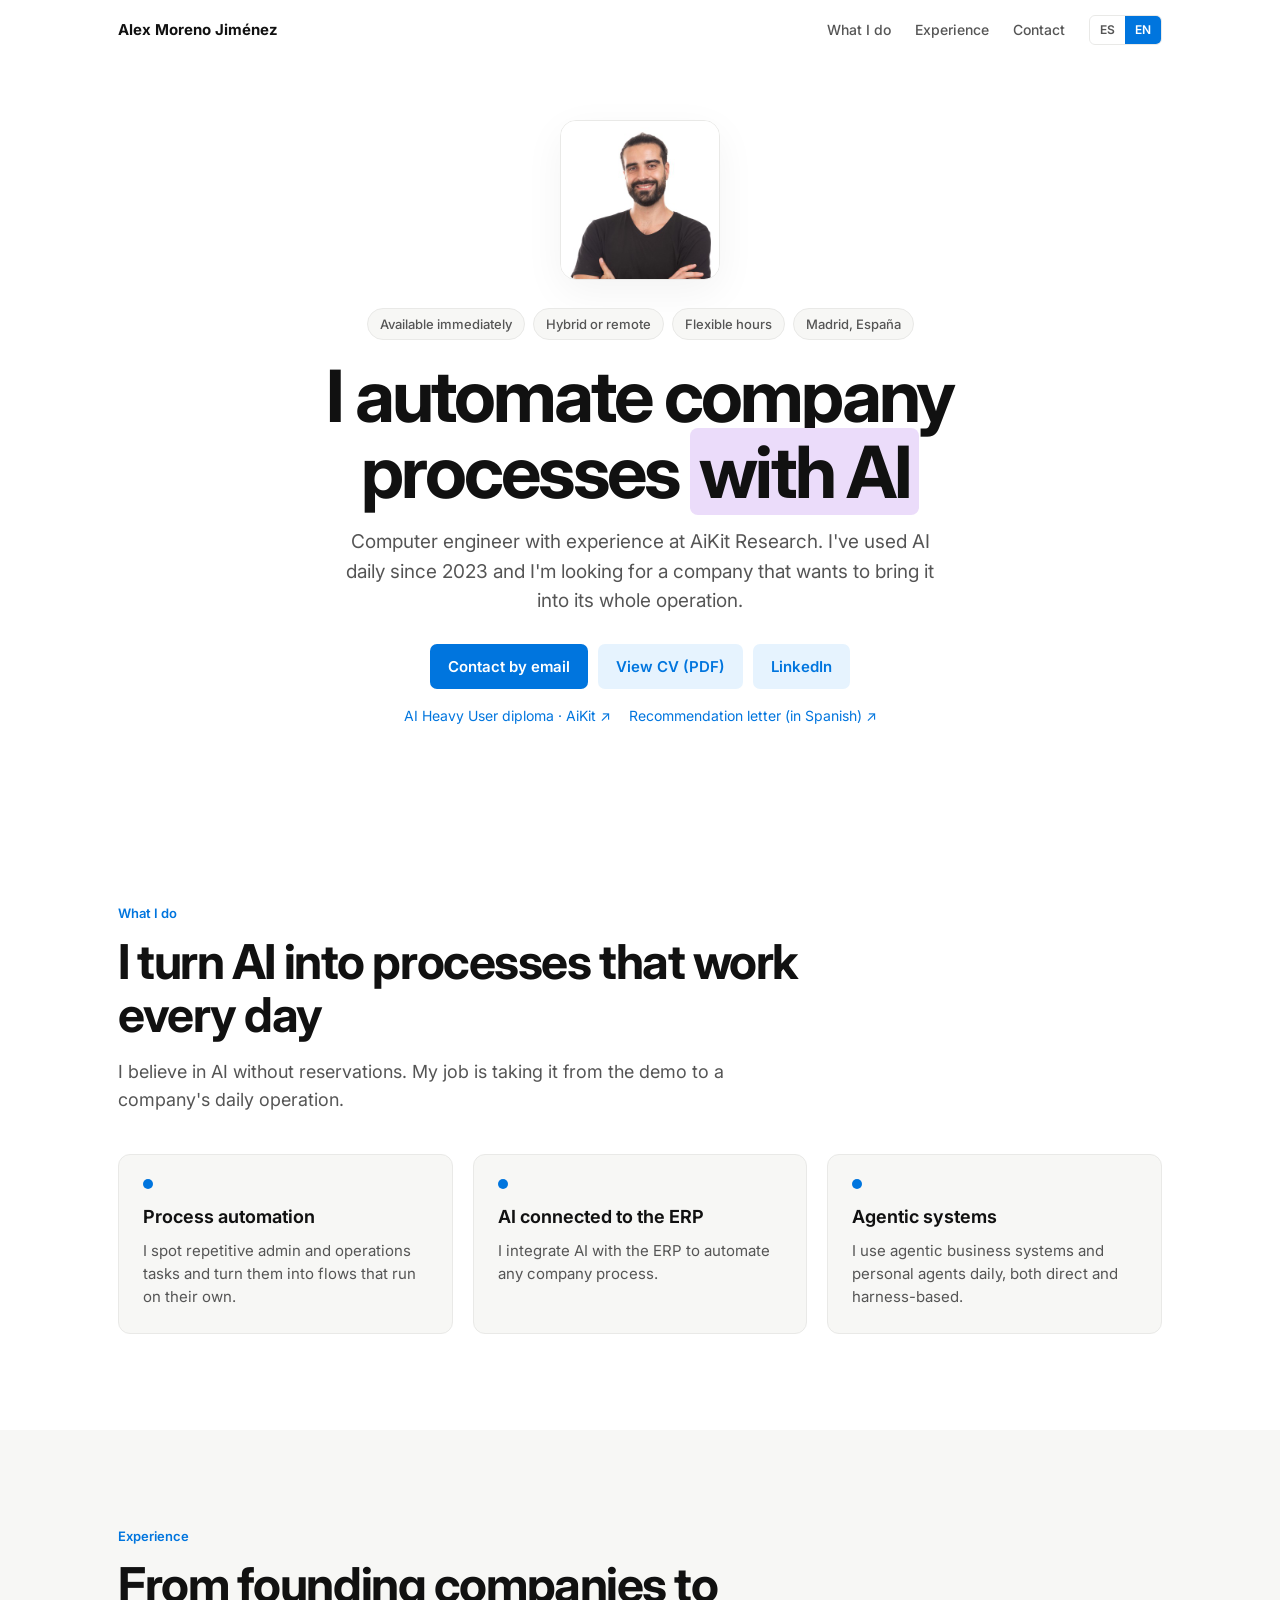
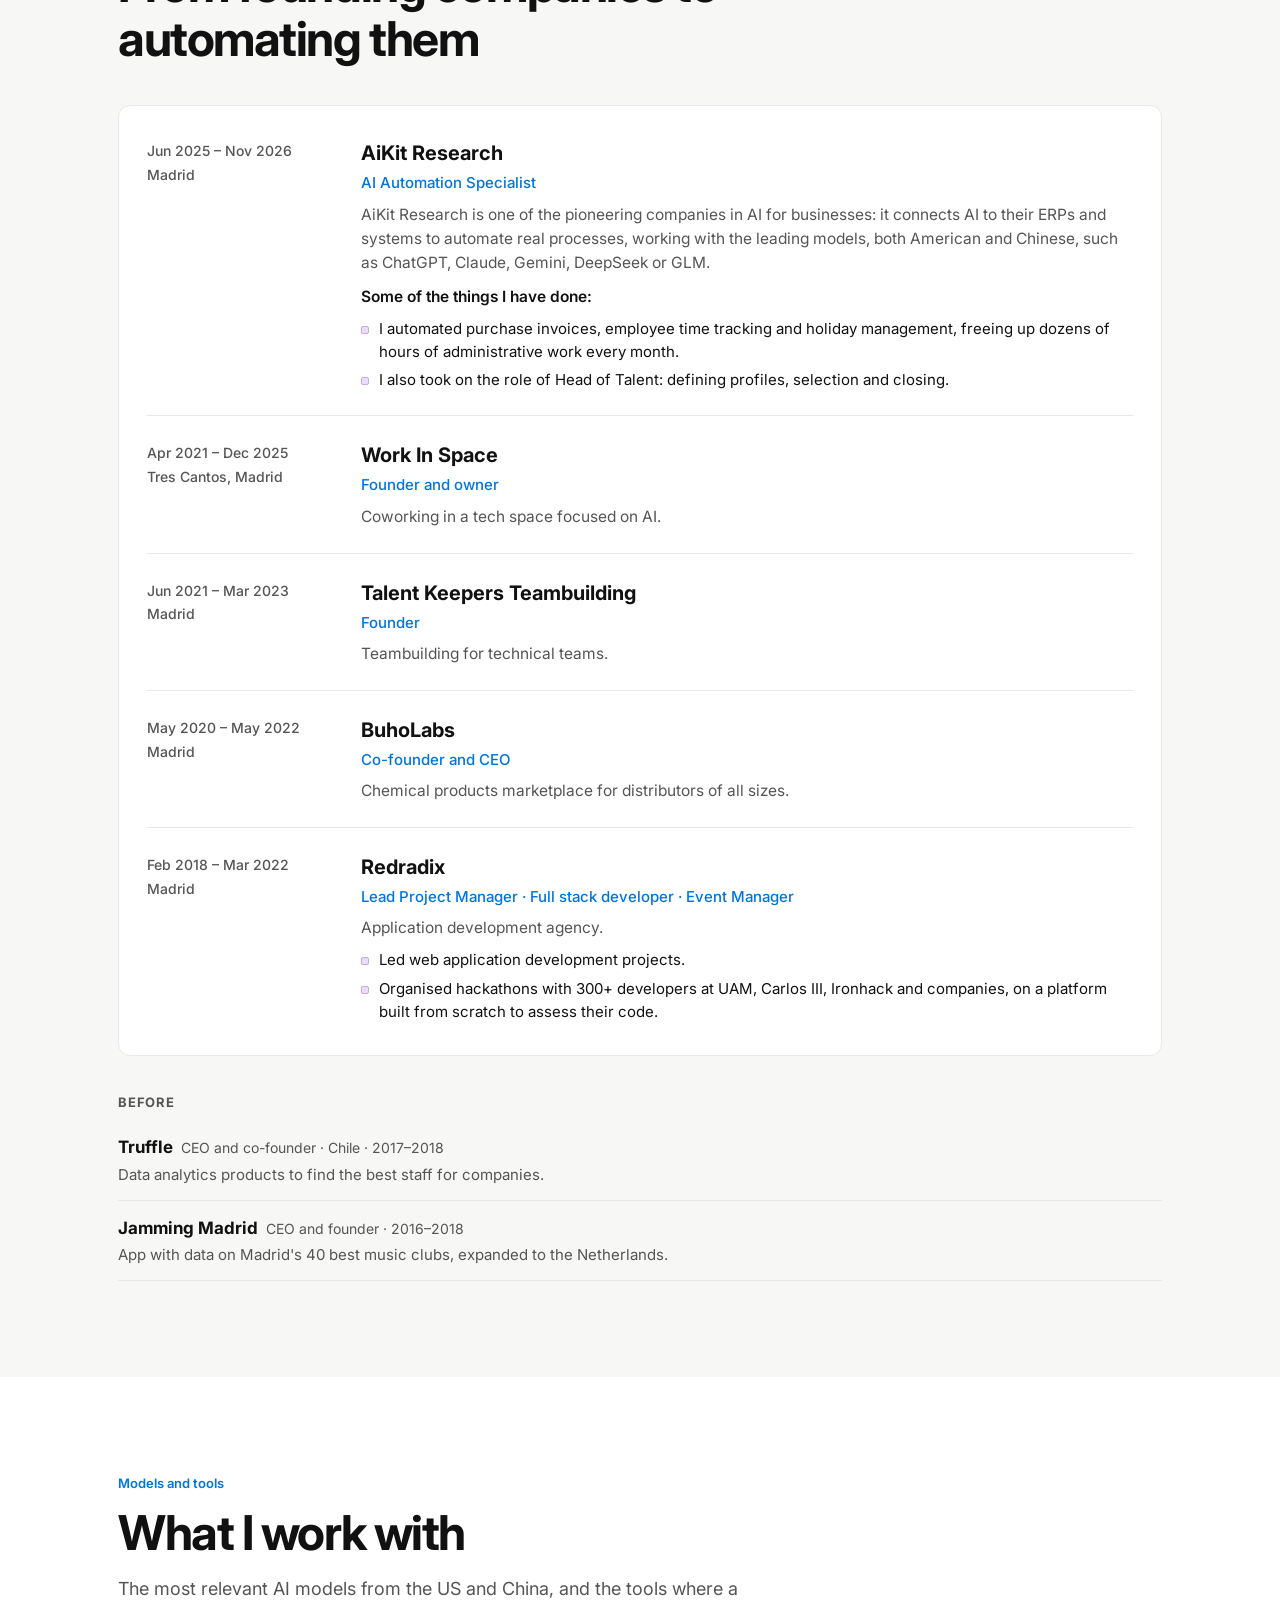
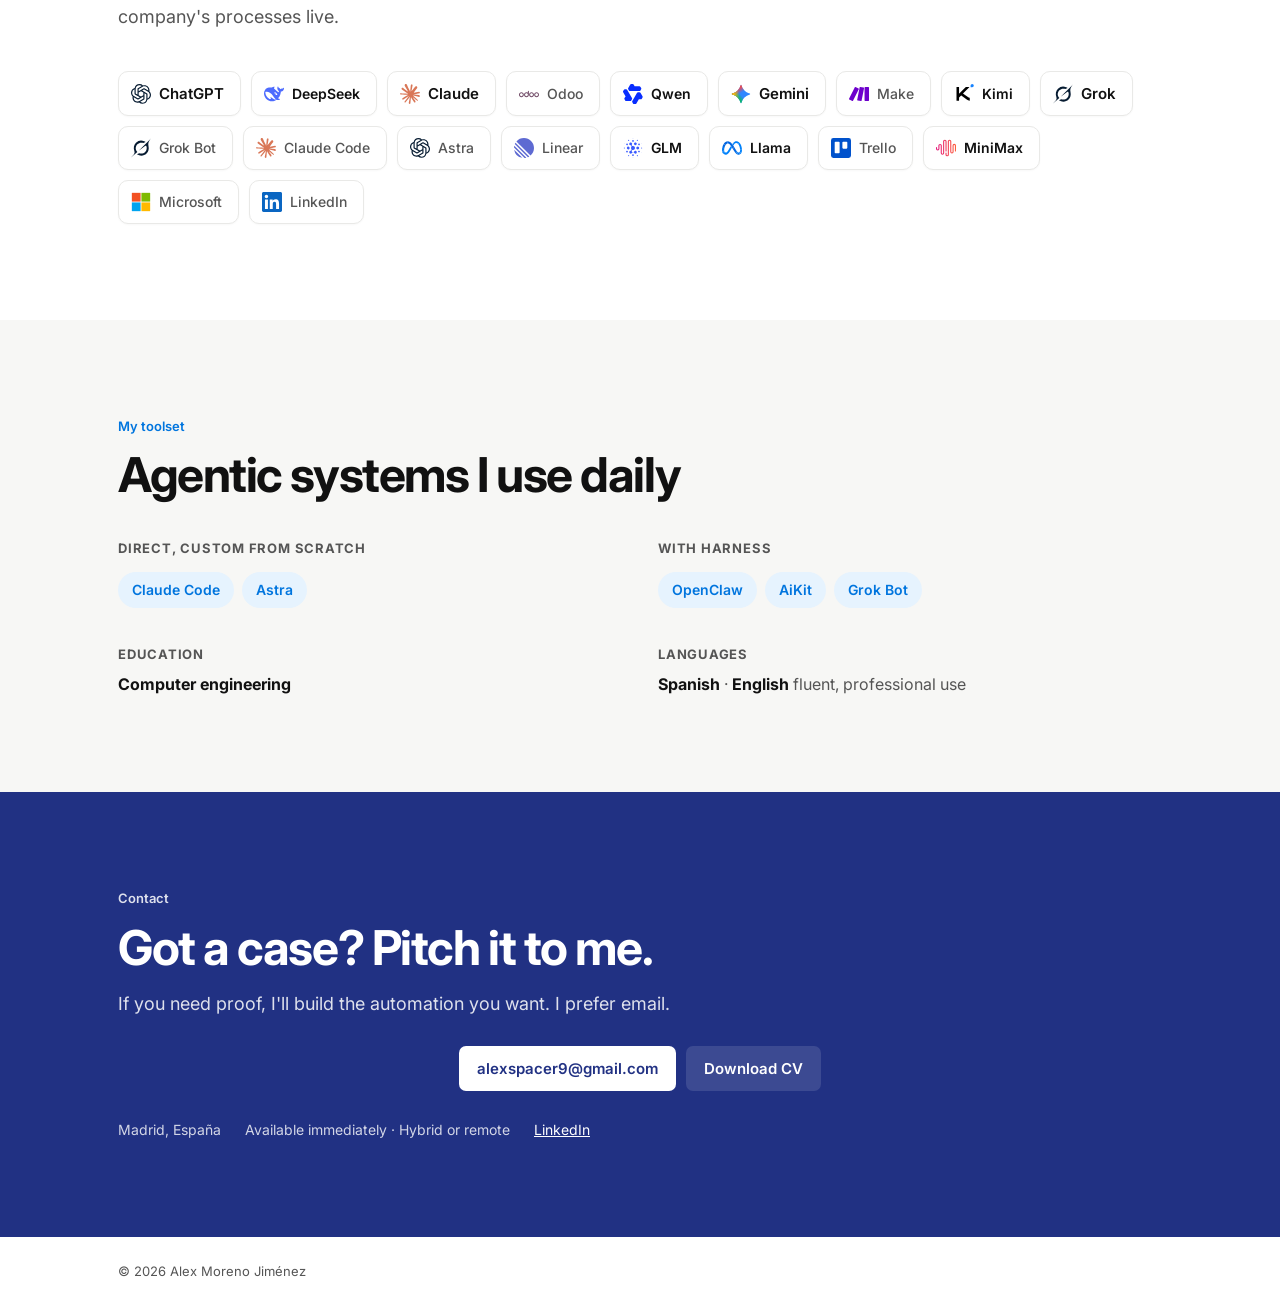
<file: index.html>
<!DOCTYPE html>
<html lang="es">
<head>
<meta charset="utf-8">
<meta name="viewport" content="width=device-width,initial-scale=1">
<title>Alex Moreno Jiménez · AI Automation Specialist</title>
<meta name="description" content="Ingeniero informático que automatiza procesos de empresa con IA. AI Automation Specialist en AiKit Research. Madrid, España.">
<link rel="icon" href="favicon.svg" type="image/svg+xml">
<link rel="icon" href="favicon-32.png" sizes="32x32" type="image/png">
<link rel="apple-touch-icon" href="apple-touch-icon.png">
<meta name="theme-color" content="#0075de">
<style>
@font-face{font-family:Inter;src:url(fonts/Inter.ttf);font-weight:100 900;font-display:swap}
:root{
  --bg:#ffffff; --surface:#f7f7f5; --ink:#111111; --muted:#555555;
  --line:#e9e9e7; --accent:#0075de; --accent-soft:#e6f3fe; --highlight:#ebdcfa;
  --radius:12px; --button-radius:7px; --content:1100px; --theme:#0075de;
}
*{box-sizing:border-box;margin:0;padding:0}
html{scroll-behavior:smooth}
body{font-family:Inter,system-ui,sans-serif;color:var(--ink);background:var(--bg);line-height:1.55;font-size:17px;-webkit-font-smoothing:antialiased}
a{color:inherit}
.wrap{max-width:var(--content);margin:0 auto;padding:0 28px}
nav{position:fixed;top:0;left:0;right:0;z-index:10;transition:.25s;background:rgba(255,255,255,.9);backdrop-filter:blur(10px);border-bottom:1px solid transparent}
nav .wrap{display:flex;align-items:center;justify-content:space-between;height:60px}
nav.s{border-bottom-color:var(--line)}
.brand{font-weight:700;text-decoration:none;font-size:15px;color:var(--ink)}
.links{display:flex;gap:24px;align-items:center;font-size:14px;font-weight:500}
.links a{text-decoration:none;color:var(--muted)}.links a:hover{color:var(--ink)}
.lang{display:flex;border:1px solid var(--line);border-radius:6px;overflow:hidden}
.lang button{border:0;background:none;font:inherit;font-size:12px;font-weight:600;padding:5px 10px;color:var(--muted);cursor:pointer}
.lang button.on{background:var(--accent);color:#fff}
.hero{padding:120px 0 80px;text-align:center;background:var(--bg)}
.hero .wrap{display:flex;flex-direction:column;align-items:center;gap:28px}
.hero-copy{max-width:820px}
.av{display:inline-flex;gap:8px;flex-wrap:wrap;justify-content:center;margin-bottom:18px}
.av span{font-size:13px;font-weight:500;background:var(--surface);border:1px solid var(--line);padding:5px 12px;border-radius:99px;color:var(--muted)}
h1{font-size:clamp(40px,6vw,72px);line-height:1.05;font-weight:700;letter-spacing:-.04em}
h1 b{font-weight:700;background:var(--highlight);padding:0 .12em;border-radius:8px}
.tit{font-size:19px;font-weight:400;margin-top:18px;max-width:620px;margin-left:auto;margin-right:auto;color:var(--muted)}
.cta{display:flex;gap:10px;flex-wrap:wrap;justify-content:center;margin-top:28px}
.btn{display:inline-block;text-decoration:none;font-weight:600;font-size:15px;padding:11px 18px;border-radius:var(--button-radius);transition:.2s}
.btn.p{background:var(--accent);color:#fff}.btn.p:hover{filter:brightness(1.05)}
.btn.g{background:var(--accent-soft);color:var(--accent)}.btn.g:hover{background:#d7ebfc}
.ph{width:160px;height:160px;border-radius:16px;object-fit:cover;border:1px solid var(--line);box-shadow:0 12px 40px #0000000d;order:-1}
.proof{display:flex;gap:18px;flex-wrap:wrap;justify-content:center;margin-top:16px;font-size:14px}
.proof a{color:var(--accent);text-decoration:none}.proof a:hover{text-decoration:underline}
section{padding:96px 0}
.eyebrow{font-size:13px;font-weight:600;color:var(--accent);margin-bottom:12px}
h2{font-size:clamp(28px,4vw,48px);font-weight:700;letter-spacing:-.03em;line-height:1.12;max-width:760px}
h2 b{font-weight:700}
.lead{color:var(--muted);font-size:18px;max-width:640px;margin-top:16px}
.cards{display:grid;grid-template-columns:repeat(3,1fr);gap:20px;margin-top:40px}
.card{border:1px solid var(--line);border-radius:var(--radius);padding:24px;background:var(--surface)}
.dot{width:10px;height:10px;border-radius:50%;background:var(--accent);margin-bottom:14px}
.card h3{font-size:18px;font-weight:650;margin-bottom:8px}
.card p{color:var(--muted);font-size:15px}
.tint{background:var(--surface)}
.tl{margin-top:40px;background:#fff;border:1px solid var(--line);border-radius:var(--radius);padding:8px 28px}
.tl article{display:grid;grid-template-columns:190px 1fr;gap:24px;padding:24px 0;border-bottom:1px solid var(--line)}
.tl article:last-child{border-bottom:0}
.tl .d{font-size:14px;font-weight:500;color:var(--muted)}.tl .d span{display:block;margin-top:2px}
.tl h3{font-size:20px;font-weight:700}
.tl .rol{color:var(--accent);font-weight:500;font-size:15px;margin:2px 0 8px}
.tl p.x{color:var(--muted);font-size:15.5px}
.tl p.it{margin-top:10px;color:var(--ink);font-weight:600}
.tl ul{margin-top:8px;list-style:none}
.tl li{position:relative;padding-left:18px;font-size:15px;margin-top:5px}
.tl li:before{content:"";position:absolute;left:0;top:9px;width:6px;height:6px;border-radius:2px;background:var(--highlight);border:1px solid #c9a8e8}
.before{margin-top:36px}
.before h3{font-size:13px;font-weight:700;color:var(--muted);margin-bottom:8px;text-transform:uppercase;letter-spacing:.06em}
.before article{padding:14px 0;border-bottom:1px solid var(--line)}
.before h4{font-size:17px;font-weight:700;display:inline}
.before .m{color:var(--muted);font-size:14px;margin-left:8px}
.before p{color:var(--muted);font-size:15px;margin-top:2px}
.pills{display:flex;flex-wrap:wrap;gap:8px;margin-top:14px}
.pills span{background:var(--accent-soft);color:var(--accent);font-weight:600;font-size:14px;padding:7px 14px;border-radius:99px}
.two{display:grid;grid-template-columns:1fr 1fr;gap:36px;margin-top:36px}
.two h3{font-size:13px;font-weight:700;text-transform:uppercase;letter-spacing:.06em;color:var(--muted)}
.two p{color:var(--muted);margin-top:8px;font-size:16px}.two p b{color:var(--ink)}
.cloud{list-style:none;display:flex;flex-wrap:wrap;gap:10px;margin-top:40px;justify-content:flex-start}
.cloud li{display:inline-flex;align-items:center;gap:8px;background:#fff;border:1px solid var(--line);border-radius:10px;padding:10px 16px 10px 12px;font-weight:600;font-size:14px;box-shadow:0 1px 2px #00000008}
.cloud li img{width:20px;height:20px;object-fit:contain}
.cloud li.l{font-size:15px}.cloud li.t{font-weight:500;color:var(--muted)}
.contact{background:#213183;color:#fff}
.contact .eyebrow{color:rgba(255,255,255,.75)}
.contact h2{color:#fff}
.contact .lead{color:rgba(255,255,255,.85)}
.contact .btn.p{background:#fff;color:#213183}
.contact .btn.g{background:rgba(255,255,255,.12);color:#fff}
.contact .meta{margin-top:28px;display:flex;gap:24px;flex-wrap:wrap;font-size:14px;color:rgba(255,255,255,.8)}
.contact .meta a{color:#fff}
footer{padding:24px 0;font-size:13px;color:var(--muted);background:var(--bg)}
@media(max-width:860px){
.links a.h{display:none}
.hero{padding:100px 0 56px}
.ph{width:120px;height:120px}
h1{font-size:36px}
section{padding:64px 0}.cards,.two{grid-template-columns:1fr}
.tl{padding:4px 18px}.tl article{grid-template-columns:1fr;gap:6px}
}

</style>
</head>
<body>
<nav id="nav"><div class="wrap">
<a class="brand" href="#top">Alex Moreno Jiménez</a>
<div class="links">
<a class="h" href="#hago" data-es="Qué hago" data-en="What I do">Qué hago</a>
<a class="h" href="#trayectoria" data-es="Trayectoria" data-en="Experience">Trayectoria</a>
<a class="h" href="#contacto" data-es="Contacto" data-en="Contact">Contacto</a>
<div class="lang"><button id="bes" class="on">ES</button><button id="ben">EN</button></div>
</div></div></nav>

<header class="hero" id="top"><div class="wrap">
<div class="hero-copy">
<div class="av"><span data-es="Disponibilidad inmediata" data-en="Available immediately">Disponibilidad inmediata</span><span data-es="Híbrido o remoto" data-en="Hybrid or remote">Híbrido o remoto</span><span data-es="Horario flexible" data-en="Flexible hours">Horario flexible</span><span>Madrid, España</span></div>
<h1 data-es="Automatizo procesos de empresa <b>con IA</b>" data-en="I automate company processes <b>with AI</b>">Automatizo procesos de empresa <b>con IA</b></h1>
<p class="tit" data-es="Ingeniero informático con experiencia en AiKit Research. Uso IA a diario desde 2023 y busco una empresa que quiera llevarla a toda su operación." data-en="Computer engineer with experience at AiKit Research. I've used AI daily since 2023 and I'm looking for a company that wants to bring it into its whole operation.">Ingeniero informático con experiencia en AiKit Research. Uso IA a diario desde 2023 y busco una empresa que quiera llevarla a toda su operación.</p>
<div class="cta">
<a class="btn p" href="mailto:alexspacer9@gmail.com" data-es="Contactar por correo" data-en="Contact by email">Contactar por correo</a>
<a class="btn g" id="cv" href="cv/CV_AlexMoreno_ES.pdf" data-es="Ver CV (PDF)" data-en="View CV (PDF)">Ver CV (PDF)</a>
<a class="btn g" href="https://www.linkedin.com/in/alex-moreno-jim%C3%A9nez-33b404128/" target="_blank" rel="noopener">LinkedIn</a>
</div>
<p class="proof"><a href="docs/Diploma_AIHeavyUser_AiKit.pdf" target="_blank" rel="noopener" data-es="Diploma AI Heavy User · AiKit ↗" data-en="AI Heavy User diploma · AiKit ↗">Diploma AI Heavy User · AiKit ↗</a><a href="docs/Carta_Recomendacion_AiKit.pdf" target="_blank" rel="noopener" data-es="Carta de recomendación ↗" data-en="Recommendation letter (in Spanish) ↗">Carta de recomendación ↗</a></p>
</div>
<img class="ph" src="foto.jpg" alt="Alex Moreno Jiménez">
</div></header>

<section id="hago"><div class="wrap">
<p class="eyebrow" data-es="Qué hago" data-en="What I do">Qué hago</p>
<h2 data-es="Convierto la IA en procesos que <b>funcionan cada día</b>" data-en="I turn AI into processes that <b>work every day</b>">Convierto la IA en procesos que <b>funcionan cada día</b></h2>
<p class="lead" data-es="Creo en la IA sin reservas. Mi trabajo es llevarla de la demo a la operación diaria de una empresa." data-en="I believe in AI without reservations. My job is taking it from the demo to a company's daily operation.">Creo en la IA sin reservas. Mi trabajo es llevarla de la demo a la operación diaria de una empresa.</p>
<div class="cards">
<div class="card"><div class="dot"></div><h3 data-es="Automatización de procesos" data-en="Process automation">Automatización de procesos</h3><p data-es="Detecto tareas repetitivas de administración y operación, y las convierto en flujos que funcionan solos." data-en="I spot repetitive admin and operations tasks and turn them into flows that run on their own.">Detecto tareas repetitivas de administración y operación, y las convierto en flujos que funcionan solos.</p></div>
<div class="card"><div class="dot"></div><h3 data-es="IA conectada al ERP" data-en="AI connected to the ERP">IA conectada al ERP</h3><p data-es="Integro la IA con el ERP para automatizar cualquier proceso de la empresa." data-en="I integrate AI with the ERP to automate any company process.">Integro la IA con el ERP para automatizar cualquier proceso de la empresa.</p></div>
<div class="card"><div class="dot"></div><h3 data-es="Sistemas agénticos" data-en="Agentic systems">Sistemas agénticos</h3><p data-es="Uso a diario sistemas agénticos empresariales y agentes personales, directos o con harness." data-en="I use agentic business systems and personal agents daily, both direct and harness-based.">Uso a diario sistemas agénticos empresariales y agentes personales, directos o con harness.</p></div>
</div>
</div></section>

<section class="tint" id="trayectoria"><div class="wrap">
<p class="eyebrow" data-es="Trayectoria" data-en="Experience">Trayectoria</p>
<h2 data-es="De fundar empresas a <b>automatizarlas</b>" data-en="From founding companies to <b>automating them</b>">De fundar empresas a <b>automatizarlas</b></h2>
<div class="tl">
<article><div class="d"><span data-es="jun. 2025 – nov. 2026" data-en="Jun 2025 – Nov 2026">jun. 2025 – nov. 2026</span><span>Madrid</span></div><div><h3>AiKit Research</h3><p class="rol" data-es="AI Automation Specialist" data-en="AI Automation Specialist">AI Automation Specialist</p><p class="x" data-es="AiKit Research es una de las empresas pioneras en IA para empresas: conecta la IA con sus ERP y sus sistemas para automatizar procesos reales, trabajando con los principales modelos, tanto estadounidenses como chinos, como ChatGPT, Claude, Gemini, DeepSeek o GLM." data-en="AiKit Research is one of the pioneering companies in AI for businesses: it connects AI to their ERPs and systems to automate real processes, working with the leading models, both American and Chinese, such as ChatGPT, Claude, Gemini, DeepSeek or GLM.">AiKit Research es una de las empresas pioneras en IA para empresas: conecta la IA con sus ERP y sus sistemas para automatizar procesos reales, trabajando con los principales modelos, tanto estadounidenses como chinos, como ChatGPT, Claude, Gemini, DeepSeek o GLM.</p><p class="x it" data-es="Algunas de las cosas que he hecho:" data-en="Some of the things I have done:">Algunas de las cosas que he hecho:</p><ul><li data-es="Automaticé las facturas de compras, el fichaje y la gestión de vacaciones, liberando decenas de horas al mes de trabajo administrativo." data-en="I automated purchase invoices, employee time tracking and holiday management, freeing up dozens of hours of administrative work every month.">Automaticé las facturas de compras, el fichaje y la gestión de vacaciones, liberando decenas de horas al mes de trabajo administrativo.</li><li data-es="Asumí también el rol de Head of Talent: definición de perfiles, selección y cierre." data-en="I also took on the role of Head of Talent: defining profiles, selection and closing.">Asumí también el rol de Head of Talent: definición de perfiles, selección y cierre.</li></ul></div></article>
<article><div class="d"><span data-es="abr. 2021 – dic. 2025" data-en="Apr 2021 – Dec 2025">abr. 2021 – dic. 2025</span><span>Tres Cantos, Madrid</span></div><div><h3>Work In Space</h3><p class="rol" data-es="Fundador y propietario" data-en="Founder and owner">Fundador y propietario</p><p class="x" data-es="Coworking en espacio tecnológico centrado en IA." data-en="Coworking in a tech space focused on AI.">Coworking en espacio tecnológico centrado en IA.</p></div></article>
<article><div class="d"><span data-es="jun. 2021 – mar. 2023" data-en="Jun 2021 – Mar 2023">jun. 2021 – mar. 2023</span><span>Madrid</span></div><div><h3>Talent Keepers Teambuilding</h3><p class="rol" data-es="Fundador" data-en="Founder">Fundador</p><p class="x" data-es="Teambuilding para equipos técnicos." data-en="Teambuilding for technical teams.">Teambuilding para equipos técnicos.</p></div></article>
<article><div class="d"><span data-es="may. 2020 – may. 2022" data-en="May 2020 – May 2022">may. 2020 – may. 2022</span><span>Madrid</span></div><div><h3>BuhoLabs</h3><p class="rol" data-es="Cofundador y CEO" data-en="Co-founder and CEO">Cofundador y CEO</p><p class="x" data-es="Marketplace de productos químicos para distribuidores de todos los tamaños." data-en="Chemical products marketplace for distributors of all sizes.">Marketplace de productos químicos para distribuidores de todos los tamaños.</p></div></article>
<article><div class="d"><span data-es="feb. 2018 – mar. 2022" data-en="Feb 2018 – Mar 2022">feb. 2018 – mar. 2022</span><span>Madrid</span></div><div><h3>Redradix</h3><p class="rol" data-es="Lead Project Manager · Desarrollador full stack · Event Manager" data-en="Lead Project Manager · Full stack developer · Event Manager">Lead Project Manager · Desarrollador full stack · Event Manager</p><p class="x" data-es="Agencia de desarrollo de aplicaciones." data-en="Application development agency.">Agencia de desarrollo de aplicaciones.</p>
<ul><li data-es="Lideré proyectos de desarrollo de aplicaciones web." data-en="Led web application development projects.">Lideré proyectos de desarrollo de aplicaciones web.</li>
<li data-es="Organicé hackathons con más de 300 desarrolladores en la UAM, la Carlos III, Ironhack y empresas, con una plataforma creada desde cero para evaluar su código." data-en="Organised hackathons with 300+ developers at UAM, Carlos III, Ironhack and companies, on a platform built from scratch to assess their code.">Organicé hackathons con más de 300 desarrolladores en la UAM, la Carlos III, Ironhack y empresas, con una plataforma creada desde cero para evaluar su código.</li></ul></div></article>
</div>
<div class="before">
<h3 data-es="Antes" data-en="Before">Antes</h3>
<article><h4>Truffle</h4><span class="m" data-es="CEO y cofundador · Chile · 2017–2018" data-en="CEO and co-founder · Chile · 2017–2018">CEO y cofundador · Chile · 2017–2018</span><p data-es="Productos de análisis de datos para encontrar al mejor personal para las empresas." data-en="Data analytics products to find the best staff for companies.">Productos de análisis de datos para encontrar al mejor personal para las empresas.</p></article>
<article><h4>Jamming Madrid</h4><span class="m" data-es="CEO y fundador · 2016–2018" data-en="CEO and founder · 2016–2018">CEO y fundador · 2016–2018</span><p data-es="App con los datos de los 40 mejores clubes de música de Madrid, ampliada a Países Bajos." data-en="App with data on Madrid's 40 best music clubs, expanded to the Netherlands.">App con los datos de los 40 mejores clubes de música de Madrid, ampliada a Países Bajos.</p></article>
</div>
</div></section>

<section id="stack"><div class="wrap">
<p class="eyebrow" data-es="Modelos y herramientas" data-en="Models and tools">Modelos y herramientas</p>
<h2 data-es="Con lo que <b>trabajo</b>" data-en="What I <b>work with</b>">Con lo que <b>trabajo</b></h2>
<p class="lead" data-es="Los modelos de IA más relevantes de EE. UU. y China, y las herramientas donde viven los procesos de una empresa." data-en="The most relevant AI models from the US and China, and the tools where a company's processes live.">Los modelos de IA más relevantes de EE. UU. y China, y las herramientas donde viven los procesos de una empresa.</p>
<ul class="cloud">
<li class="m l" style="--d:0s"><img src="logos/openai.svg" alt="">ChatGPT</li>
<li class="m" style="--d:-1.4s"><img src="logos/deepseek-color.svg" alt="">DeepSeek</li>
<li class="m l" style="--d:-3s"><img src="logos/claude-color.svg" alt="">Claude</li>
<li class="t" style="--d:-2s"><img src="logos/odoo.svg" alt="">Odoo</li>
<li class="m" style="--d:-4.2s"><img src="logos/qwen-color.svg" alt="">Qwen</li>
<li class="m l" style="--d:-.8s"><img src="logos/gemini-color.svg" alt="">Gemini</li>
<li class="t" style="--d:-3.6s"><img src="logos/make.svg" alt="">Make</li>
<li class="m" style="--d:-5s"><img src="logos/kimi-color.svg" alt="">Kimi</li>
<li class="m l" style="--d:-2.4s"><img src="logos/grok.svg" alt="">Grok</li>
<li class="t" style="--d:-1.7s"><img src="logos/grok.svg" alt="">Grok Bot</li>
<li class="t" style="--d:-2.6s"><img src="logos/claude-color.svg" alt="">Claude Code</li>
<li class="t" style="--d:-3.9s"><img src="logos/openai.svg" alt="">Astra</li>
<li class="t" style="--d:-4.6s"><img src="logos/linear.svg" alt="">Linear</li>
<li class="m" style="--d:-1s"><img src="logos/zhipu-color.svg" alt="">GLM</li>
<li class="m" style="--d:-3.3s"><img src="logos/meta-color.svg" alt="">Llama</li>
<li class="t" style="--d:-5.4s"><img src="logos/trello.svg" alt="">Trello</li>
<li class="m" style="--d:-2.8s"><img src="logos/minimax-color.svg" alt="">MiniMax</li>
<li class="t" style="--d:-.4s"><img src="logos/microsoft.svg" alt="">Microsoft</li>
<li class="t" style="--d:-4s"><img src="logos/linkedin.svg" alt="">LinkedIn</li>
</ul>
</div></section>

<section class="tint" id="set"><div class="wrap">
<p class="eyebrow" data-es="Mi set de trabajo" data-en="My toolset">Mi set de trabajo</p>
<h2 data-es="Sistemas agénticos que <b>uso a diario</b>" data-en="Agentic systems I <b>use daily</b>">Sistemas agénticos que <b>uso a diario</b></h2>
<div class="two">
<div><h3 data-es="Directos, a medida desde cero" data-en="Direct, custom from scratch">Directos, a medida desde cero</h3><div class="pills"><span>Claude Code</span><span>Astra</span></div></div>
<div><h3 data-es="Con harness" data-en="With harness">Con harness</h3><div class="pills"><span>OpenClaw</span><span>AiKit</span><span>Grok Bot</span></div></div>
</div>
<div class="two">
<div><h3 data-es="Formación" data-en="Education">Formación</h3><p data-es="<b>Ingeniería informática</b>" data-en="<b>Computer engineering</b>"><b>Ingeniería informática</b></p></div>
<div><h3 data-es="Idiomas" data-en="Languages">Idiomas</h3><p data-es="<b>Español</b> · <b>Inglés</b> fluido, uso profesional" data-en="<b>Spanish</b> · <b>English</b> fluent, professional use"><b>Español</b> · <b>Inglés</b> fluido, uso profesional</p></div>
</div>
</div></section>

<section class="contact" id="contacto"><div class="wrap">
<p class="eyebrow" style="color:#fff;opacity:.85" data-es="Contacto" data-en="Contact">Contacto</p>
<h2 data-es="¿Tienes un caso? <b>Propónmelo.</b>" data-en="Got a case? <b>Pitch it to me.</b>">¿Tienes un caso? <b>Propónmelo.</b></h2>
<p class="lead" data-es="Si hace falta una prueba, hago la automatización que queráis. Prefiero el contacto por correo." data-en="If you need proof, I'll build the automation you want. I prefer email.">Si hace falta una prueba, hago la automatización que queráis. Prefiero el contacto por correo.</p>
<div class="cta"><a class="btn p" href="mailto:alexspacer9@gmail.com">alexspacer9@gmail.com</a><a class="btn g" id="cv2" href="cv/CV_AlexMoreno_ES.pdf" data-es="Descargar CV" data-en="Download CV">Descargar CV</a></div>
<div class="meta"><span>Madrid, España</span><span data-es="Disponibilidad inmediata · Híbrido o remoto" data-en="Available immediately · Hybrid or remote">Disponibilidad inmediata · Híbrido o remoto</span><a href="https://www.linkedin.com/in/alex-moreno-jim%C3%A9nez-33b404128/" target="_blank" rel="noopener">LinkedIn</a></div>
</div></section>
<footer><div class="wrap">© 2026 Alex Moreno Jiménez</div></footer>
<script>
const nav=document.getElementById('nav');
const sc=()=>nav.classList.toggle('s',scrollY>40);addEventListener('scroll',sc);sc();
function setLang(l){
  document.documentElement.lang=l;
  document.querySelectorAll('[data-'+l+']').forEach(e=>e.innerHTML=e.getAttribute('data-'+l));
  document.getElementById('bes').classList.toggle('on',l==='es');
  document.getElementById('ben').classList.toggle('on',l==='en');
  const u='cv/CV_AlexMoreno_'+l.toUpperCase()+'.pdf';
  const cv=document.getElementById('cv'), cv2=document.getElementById('cv2');
  if(cv)cv.href=u; if(cv2)cv2.href=u;
  localStorage.setItem('lang',l);
}
document.getElementById('bes').onclick=()=>setLang('es');
document.getElementById('ben').onclick=()=>setLang('en');
const q=new URLSearchParams(location.search).get('lang');
const s=q||localStorage.getItem('lang')||(navigator.language.startsWith('en')?'en':'es');
if(s==='en')setLang('en');
</script>
</body>
</html>
</file>
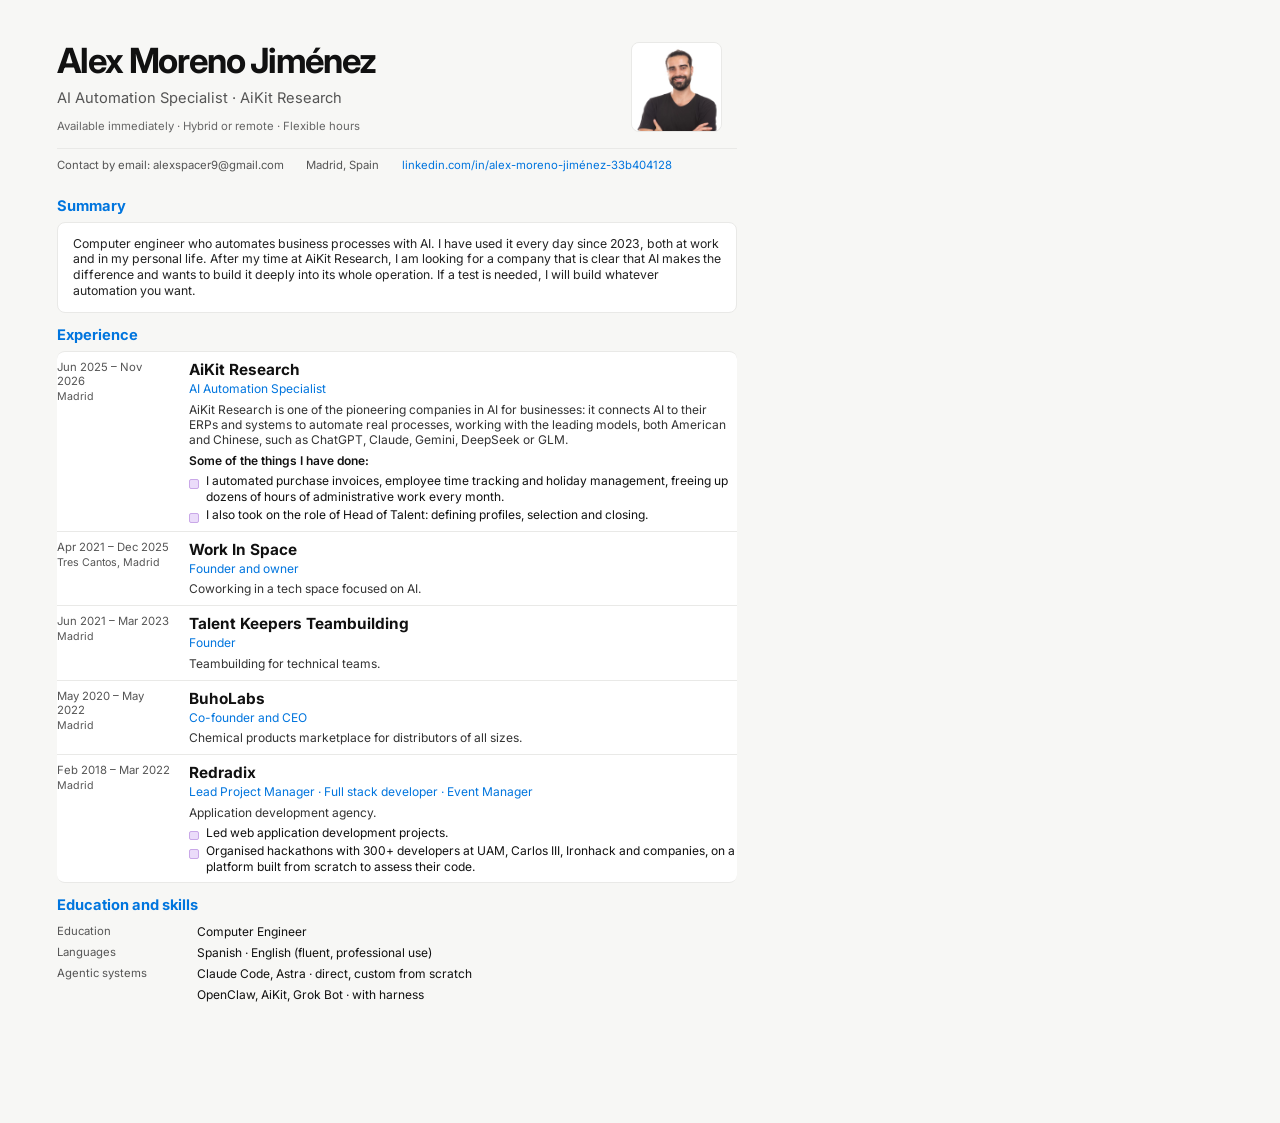
<file: cv/cv-en.html>
<!DOCTYPE html><html lang="en"><head><meta charset="utf-8">
<title>Alex Moreno Jiménez – CV</title><style>@font-face{font-family:Inter;src:url(../fonts/Inter.ttf);font-weight:100 900}
@page{size:210mm 297mm;margin:0}
*{box-sizing:border-box;margin:0;padding:0}
html,body{margin:0;background:#f7f7f5}
.page{width:210mm;min-height:297mm;padding:15mm;font-family:Inter,sans-serif;color:#111;background:#f7f7f5;position:relative}
header{display:grid;grid-template-columns:1fr 28mm;gap:8mm;align-items:start;padding-bottom:6mm;border-bottom:1px solid #e9e9e7}
h1{font-size:30pt;font-weight:700;letter-spacing:-.035em;line-height:1.05}
.tit{font-size:11pt;color:#555;margin-top:3mm}
.av{font-size:8.5pt;color:#666;margin-top:3mm}
.ph{width:28mm;height:28mm;border-radius:8px;object-fit:cover;border:1px solid #e9e9e7;background:#fff}
.ct{display:flex;flex-wrap:wrap;gap:4mm 6mm;font-size:8.5pt;color:#555;padding:3.5mm 0 5mm}
.ct a{color:#0075de;text-decoration:none}
h2{font-size:11pt;font-weight:700;color:#0075de;margin:5mm 0 2.5mm}
.perfil{font-size:10pt;line-height:1.35;color:#222;background:#fff;border:1px solid #e9e9e7;border-radius:8px;padding:3.5mm 4mm}
article{display:grid;grid-template-columns:30mm 1fr;gap:5mm;padding:3.2mm 0;border-top:1px solid #e9e9e7;background:#fff;margin-top:0;padding-left:3mm;padding-right:3mm}
article:first-of-type{border-radius:8px 8px 0 0;margin-top:1mm}
.exp article:last-child{border-radius:0 0 8px 8px;border-bottom:1px solid #e9e9e7}
.d{font-size:8.5pt;color:#555}.d span{display:block;font-size:8pt;margin-top:.5mm}
h3{font-size:11.5pt;font-weight:700}
.rol{font-size:9pt;color:#0075de;margin:.5mm 0 1.5mm}
.desc{font-size:9.8pt;line-height:1.34;color:#333}
.intro{font-size:9.8pt;font-weight:600;margin-top:1.5mm}
ul{margin-top:1.2mm;list-style:none}
li{position:relative;padding-left:4.5mm;font-size:9.8pt;line-height:1.34;margin-top:.8mm}
li:before{content:"";position:absolute;left:0;top:1.6mm;width:2mm;height:2mm;border-radius:2px;background:#ebdcfa;border:1px solid #c9a8e8}
.kv{display:grid;grid-template-columns:34mm 1fr;gap:3mm;padding:1.2mm 0;font-size:9.8pt}
.kv .d{color:#555;font-size:8.5pt}


/* compact to fit A4 single page */
.page{padding-top:11mm!important;padding-bottom:10mm!important}
header,.hdr{padding-bottom:4mm!important}
.ct{padding-top:2.5mm!important;padding-bottom:3mm!important}
h2{margin:3.5mm 0 1.8mm!important}
article{padding:2.2mm 0!important}
.perfil{font-size:9.2pt!important;line-height:1.28!important}
.desc,.intro,li{font-size:9pt!important;line-height:1.28!important}
.kv{padding:.8mm 0!important;font-size:9pt!important}
h1{font-size:26pt!important}
.ph{width:24mm!important;height:24mm!important}
.band{margin-bottom:7mm!important}
.hdr{padding-top:9mm!important;padding-bottom:8mm!important}
.body{padding-top:4mm!important}
</style></head><body>
<div class="page"><header><div><h1>Alex Moreno Jiménez</h1><p class="tit">AI Automation Specialist · AiKit Research</p><p class="av">Available immediately · Hybrid or remote · Flexible hours</p></div>
<img class="ph" src="../foto.jpg" alt="Alex Moreno Jiménez"></header>
<div class="ct"><span>Contact by email: alexspacer9@gmail.com</span><span>Madrid, Spain</span><span><a href="https://www.linkedin.com/in/alex-moreno-jiménez-33b404128/">linkedin.com/in/alex-moreno-jiménez-33b404128</a></span></div>
<section><h2>Summary</h2><p class="perfil">Computer engineer who automates business processes with AI. I have used it every day since 2023, both at work and in my personal life. After my time at AiKit Research, I am looking for a company that is clear that AI makes the difference and wants to build it deeply into its whole operation. If a test is needed, I will build whatever automation you want.</p></section>
<section class="exp"><h2>Experience</h2><article><div class="d">Jun 2025 – Nov 2026<span>Madrid</span></div><div><h3>AiKit Research</h3><p class="rol">AI Automation Specialist</p><p class="desc">AiKit Research is one of the pioneering companies in AI for businesses: it connects AI to their ERPs and systems to automate real processes, working with the leading models, both American and Chinese, such as ChatGPT, Claude, Gemini, DeepSeek or GLM.</p><p class="intro">Some of the things I have done:</p><ul><li>I automated purchase invoices, employee time tracking and holiday management, freeing up dozens of hours of administrative work every month.</li><li>I also took on the role of Head of Talent: defining profiles, selection and closing.</li></ul></div></article><article><div class="d">Apr 2021 – Dec 2025<span>Tres Cantos, Madrid</span></div><div><h3>Work In Space</h3><p class="rol">Founder and owner</p><p class="desc">Coworking in a tech space focused on AI.</p></div></article><article><div class="d">Jun 2021 – Mar 2023<span>Madrid</span></div><div><h3>Talent Keepers Teambuilding</h3><p class="rol">Founder</p><p class="desc">Teambuilding for technical teams.</p></div></article><article><div class="d">May 2020 – May 2022<span>Madrid</span></div><div><h3>BuhoLabs</h3><p class="rol">Co-founder and CEO</p><p class="desc">Chemical products marketplace for distributors of all sizes.</p></div></article><article><div class="d">Feb 2018 – Mar 2022<span>Madrid</span></div><div><h3>Redradix</h3><p class="rol">Lead Project Manager · Full stack developer · Event Manager</p><p class="desc">Application development agency.</p><ul><li>Led web application development projects.</li><li>Organised hackathons with 300+ developers at UAM, Carlos III, Ironhack and companies, on a platform built from scratch to assess their code.</li></ul></div></article></section>
<section><h2>Education and skills</h2><div class="kv"><div class="d">Education</div><div>Computer Engineer</div></div><div class="kv"><div class="d">Languages</div><div>Spanish · English (fluent, professional use)</div></div><div class="kv"><div class="d">Agentic systems</div><div>Claude Code, Astra · direct, custom from scratch</div></div><div class="kv"><div class="d"></div><div>OpenClaw, AiKit, Grok Bot · with harness</div></div></section>
</div></body></html>
</file>
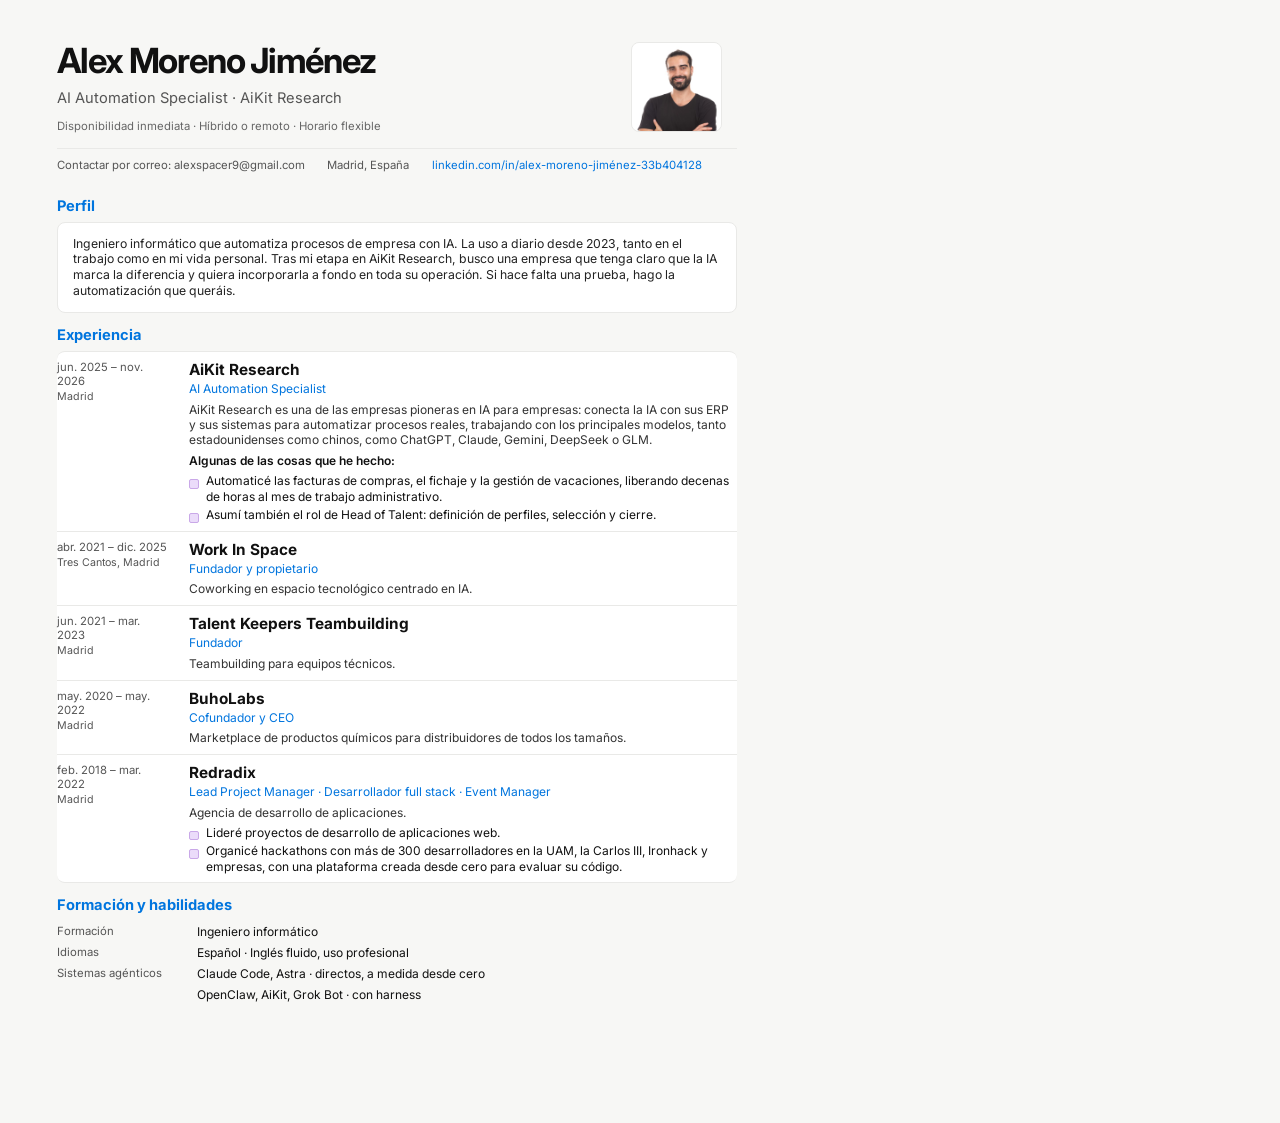
<file: cv/cv-es.html>
<!DOCTYPE html><html lang="es"><head><meta charset="utf-8">
<title>Alex Moreno Jiménez – CV</title><style>@font-face{font-family:Inter;src:url(../fonts/Inter.ttf);font-weight:100 900}
@page{size:210mm 297mm;margin:0}
*{box-sizing:border-box;margin:0;padding:0}
html,body{margin:0;background:#f7f7f5}
.page{width:210mm;min-height:297mm;padding:15mm;font-family:Inter,sans-serif;color:#111;background:#f7f7f5;position:relative}
header{display:grid;grid-template-columns:1fr 28mm;gap:8mm;align-items:start;padding-bottom:6mm;border-bottom:1px solid #e9e9e7}
h1{font-size:30pt;font-weight:700;letter-spacing:-.035em;line-height:1.05}
.tit{font-size:11pt;color:#555;margin-top:3mm}
.av{font-size:8.5pt;color:#666;margin-top:3mm}
.ph{width:28mm;height:28mm;border-radius:8px;object-fit:cover;border:1px solid #e9e9e7;background:#fff}
.ct{display:flex;flex-wrap:wrap;gap:4mm 6mm;font-size:8.5pt;color:#555;padding:3.5mm 0 5mm}
.ct a{color:#0075de;text-decoration:none}
h2{font-size:11pt;font-weight:700;color:#0075de;margin:5mm 0 2.5mm}
.perfil{font-size:10pt;line-height:1.35;color:#222;background:#fff;border:1px solid #e9e9e7;border-radius:8px;padding:3.5mm 4mm}
article{display:grid;grid-template-columns:30mm 1fr;gap:5mm;padding:3.2mm 0;border-top:1px solid #e9e9e7;background:#fff;margin-top:0;padding-left:3mm;padding-right:3mm}
article:first-of-type{border-radius:8px 8px 0 0;margin-top:1mm}
.exp article:last-child{border-radius:0 0 8px 8px;border-bottom:1px solid #e9e9e7}
.d{font-size:8.5pt;color:#555}.d span{display:block;font-size:8pt;margin-top:.5mm}
h3{font-size:11.5pt;font-weight:700}
.rol{font-size:9pt;color:#0075de;margin:.5mm 0 1.5mm}
.desc{font-size:9.8pt;line-height:1.34;color:#333}
.intro{font-size:9.8pt;font-weight:600;margin-top:1.5mm}
ul{margin-top:1.2mm;list-style:none}
li{position:relative;padding-left:4.5mm;font-size:9.8pt;line-height:1.34;margin-top:.8mm}
li:before{content:"";position:absolute;left:0;top:1.6mm;width:2mm;height:2mm;border-radius:2px;background:#ebdcfa;border:1px solid #c9a8e8}
.kv{display:grid;grid-template-columns:34mm 1fr;gap:3mm;padding:1.2mm 0;font-size:9.8pt}
.kv .d{color:#555;font-size:8.5pt}


/* compact to fit A4 single page */
.page{padding-top:11mm!important;padding-bottom:10mm!important}
header,.hdr{padding-bottom:4mm!important}
.ct{padding-top:2.5mm!important;padding-bottom:3mm!important}
h2{margin:3.5mm 0 1.8mm!important}
article{padding:2.2mm 0!important}
.perfil{font-size:9.2pt!important;line-height:1.28!important}
.desc,.intro,li{font-size:9pt!important;line-height:1.28!important}
.kv{padding:.8mm 0!important;font-size:9pt!important}
h1{font-size:26pt!important}
.ph{width:24mm!important;height:24mm!important}
.band{margin-bottom:7mm!important}
.hdr{padding-top:9mm!important;padding-bottom:8mm!important}
.body{padding-top:4mm!important}
</style></head><body>
<div class="page"><header><div><h1>Alex Moreno Jiménez</h1><p class="tit">AI Automation Specialist · AiKit Research</p><p class="av">Disponibilidad inmediata · Híbrido o remoto · Horario flexible</p></div>
<img class="ph" src="../foto.jpg" alt="Alex Moreno Jiménez"></header>
<div class="ct"><span>Contactar por correo: alexspacer9@gmail.com</span><span>Madrid, España</span><span><a href="https://www.linkedin.com/in/alex-moreno-jiménez-33b404128/">linkedin.com/in/alex-moreno-jiménez-33b404128</a></span></div>
<section><h2>Perfil</h2><p class="perfil">Ingeniero informático que automatiza procesos de empresa con IA. La uso a diario desde 2023, tanto en el trabajo como en mi vida personal. Tras mi etapa en AiKit Research, busco una empresa que tenga claro que la IA marca la diferencia y quiera incorporarla a fondo en toda su operación. Si hace falta una prueba, hago la automatización que queráis.</p></section>
<section class="exp"><h2>Experiencia</h2><article><div class="d">jun. 2025 – nov. 2026<span>Madrid</span></div><div><h3>AiKit Research</h3><p class="rol">AI Automation Specialist</p><p class="desc">AiKit Research es una de las empresas pioneras en IA para empresas: conecta la IA con sus ERP y sus sistemas para automatizar procesos reales, trabajando con los principales modelos, tanto estadounidenses como chinos, como ChatGPT, Claude, Gemini, DeepSeek o GLM.</p><p class="intro">Algunas de las cosas que he hecho:</p><ul><li>Automaticé las facturas de compras, el fichaje y la gestión de vacaciones, liberando decenas de horas al mes de trabajo administrativo.</li><li>Asumí también el rol de Head of Talent: definición de perfiles, selección y cierre.</li></ul></div></article><article><div class="d">abr. 2021 – dic. 2025<span>Tres Cantos, Madrid</span></div><div><h3>Work In Space</h3><p class="rol">Fundador y propietario</p><p class="desc">Coworking en espacio tecnológico centrado en IA.</p></div></article><article><div class="d">jun. 2021 – mar. 2023<span>Madrid</span></div><div><h3>Talent Keepers Teambuilding</h3><p class="rol">Fundador</p><p class="desc">Teambuilding para equipos técnicos.</p></div></article><article><div class="d">may. 2020 – may. 2022<span>Madrid</span></div><div><h3>BuhoLabs</h3><p class="rol">Cofundador y CEO</p><p class="desc">Marketplace de productos químicos para distribuidores de todos los tamaños.</p></div></article><article><div class="d">feb. 2018 – mar. 2022<span>Madrid</span></div><div><h3>Redradix</h3><p class="rol">Lead Project Manager · Desarrollador full stack · Event Manager</p><p class="desc">Agencia de desarrollo de aplicaciones.</p><ul><li>Lideré proyectos de desarrollo de aplicaciones web.</li><li>Organicé hackathons con más de 300 desarrolladores en la UAM, la Carlos III, Ironhack y empresas, con una plataforma creada desde cero para evaluar su código.</li></ul></div></article></section>
<section><h2>Formación y habilidades</h2><div class="kv"><div class="d">Formación</div><div>Ingeniero informático</div></div><div class="kv"><div class="d">Idiomas</div><div>Español · Inglés fluido, uso profesional</div></div><div class="kv"><div class="d">Sistemas agénticos</div><div>Claude Code, Astra · directos, a medida desde cero</div></div><div class="kv"><div class="d"></div><div>OpenClaw, AiKit, Grok Bot · con harness</div></div></section>
</div></body></html>
</file>
